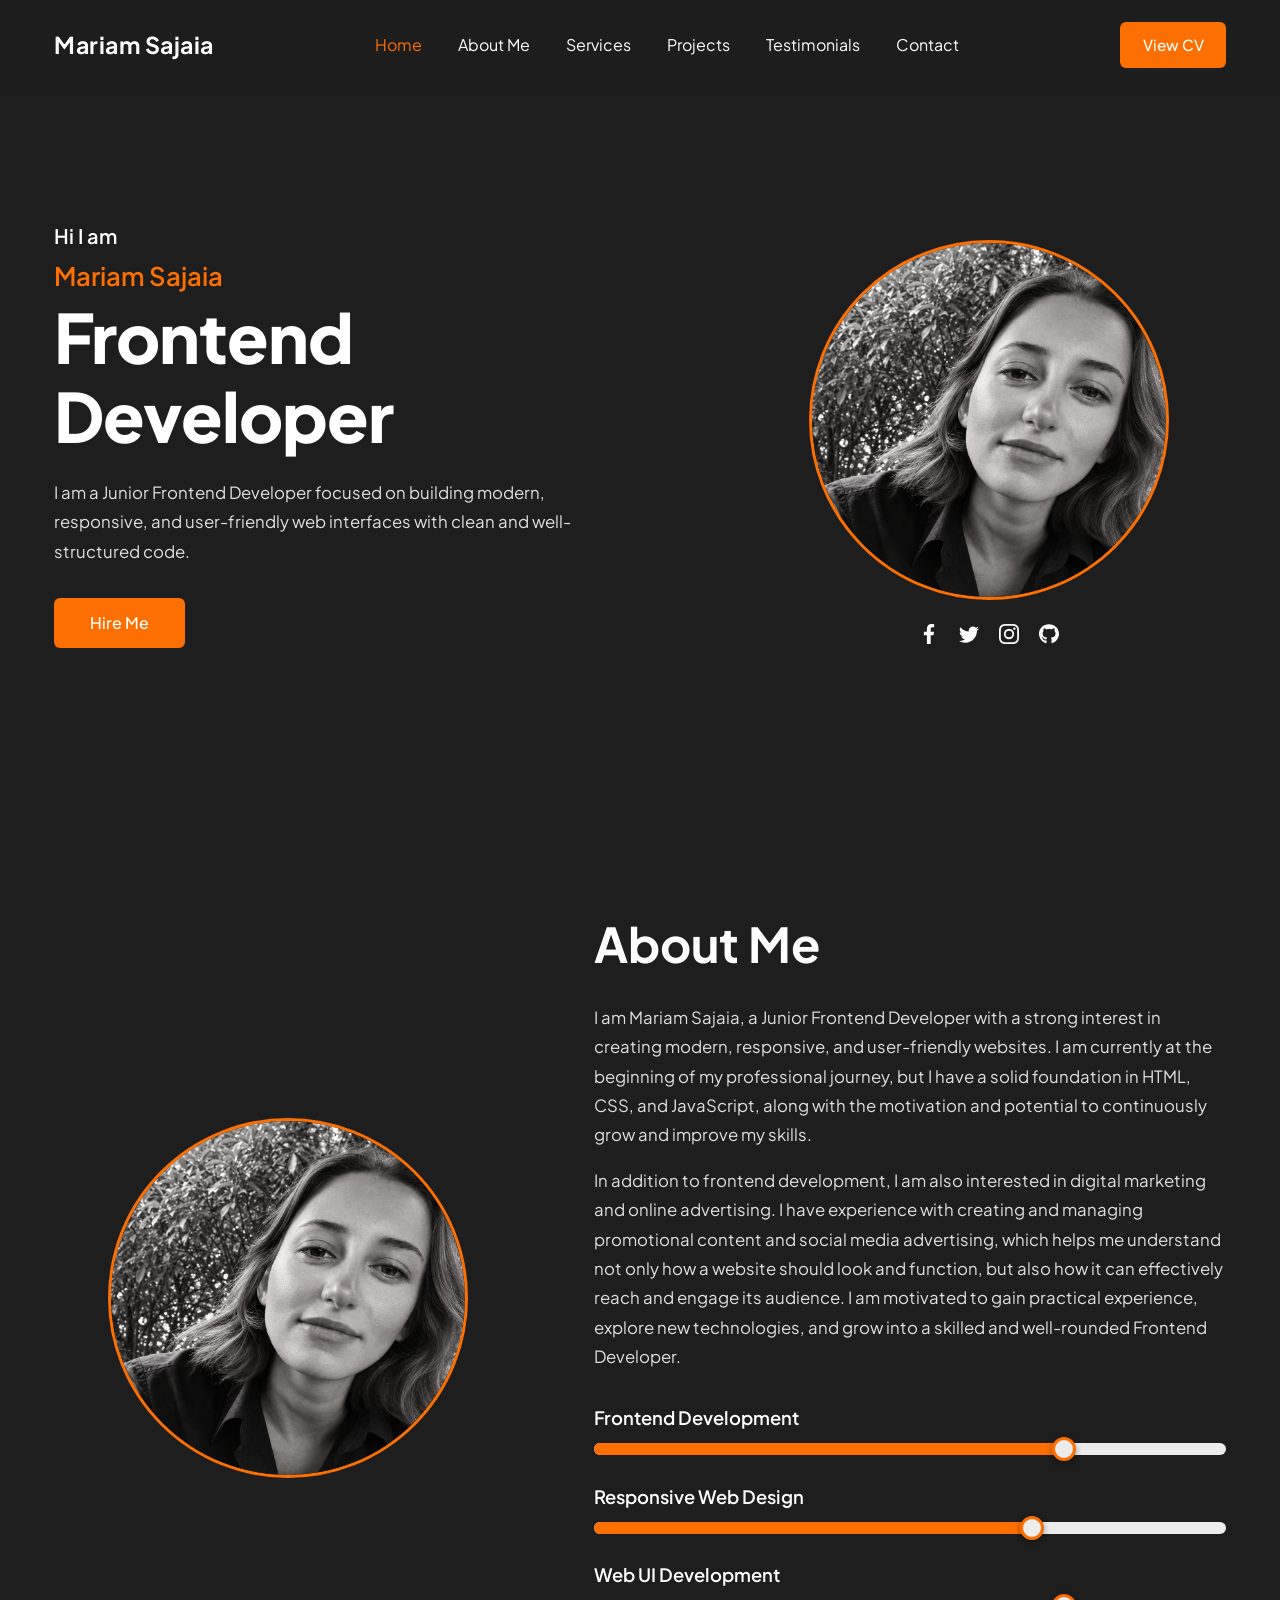
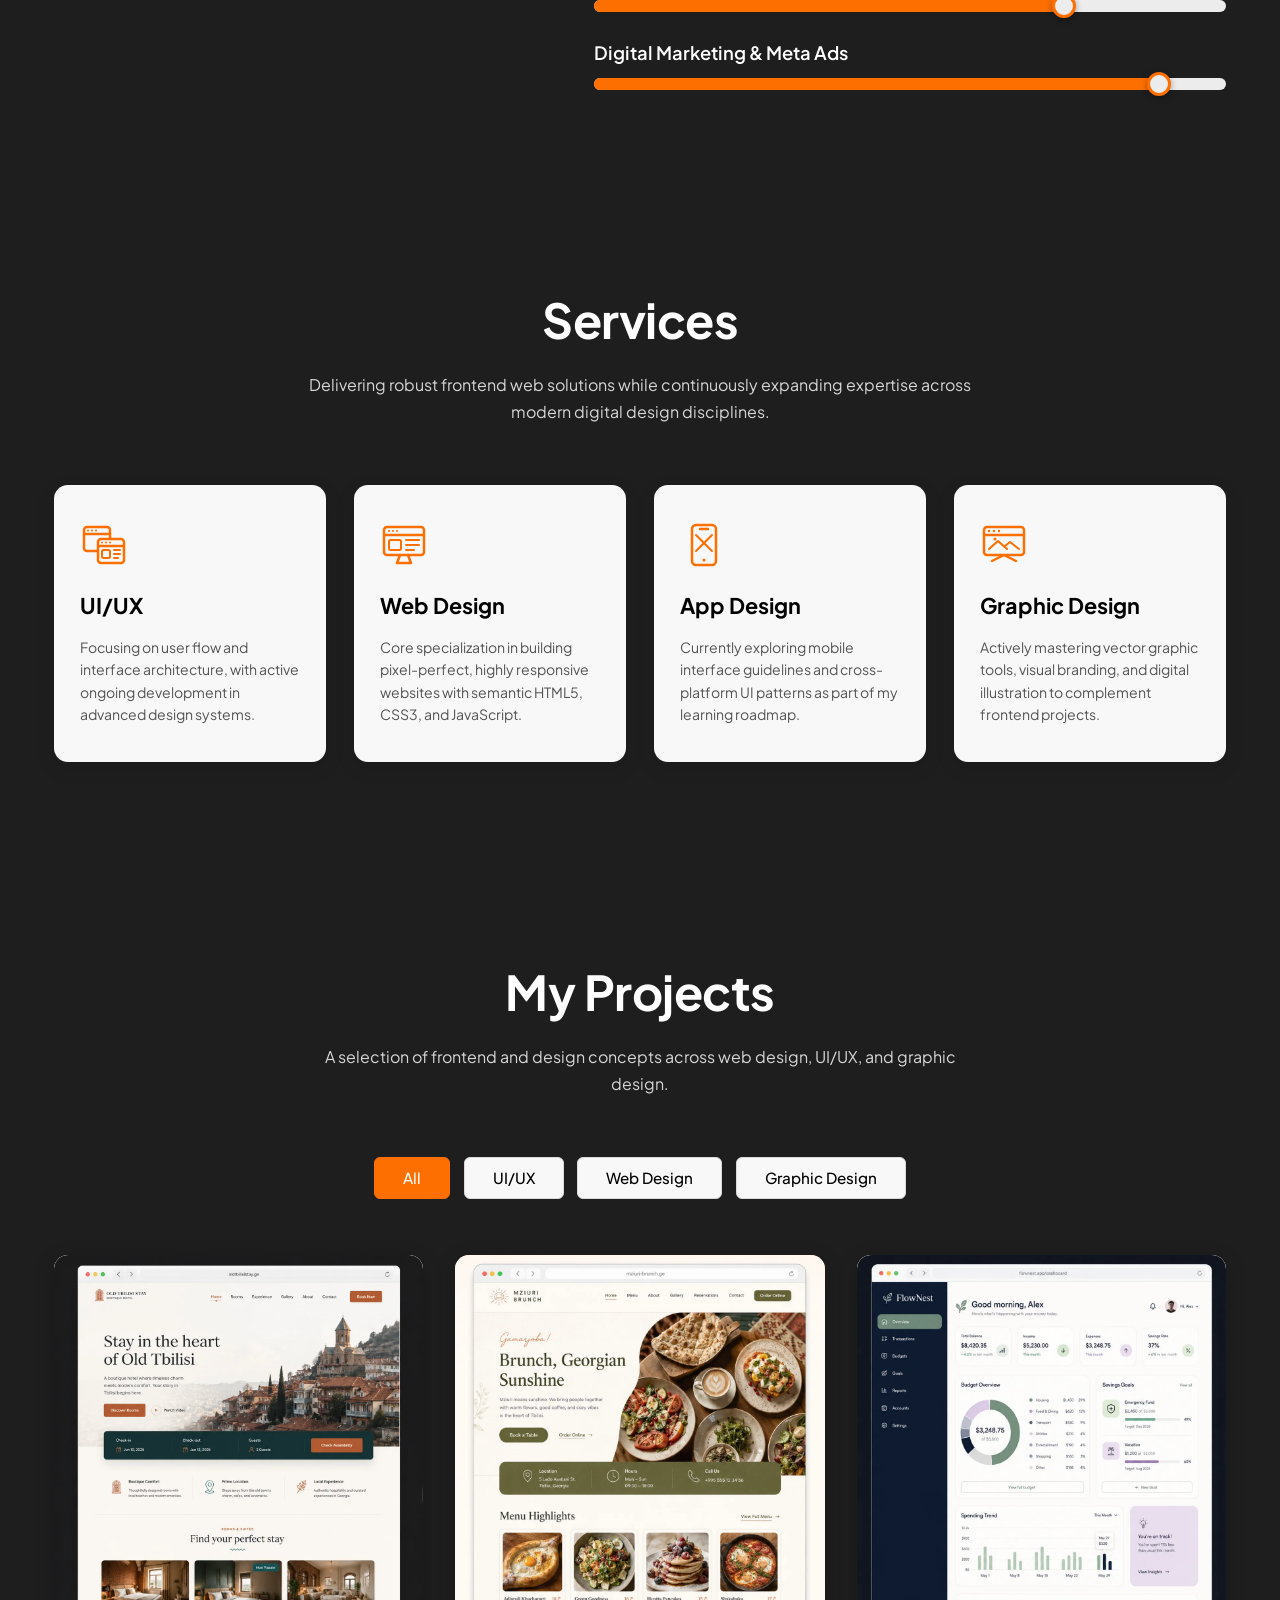
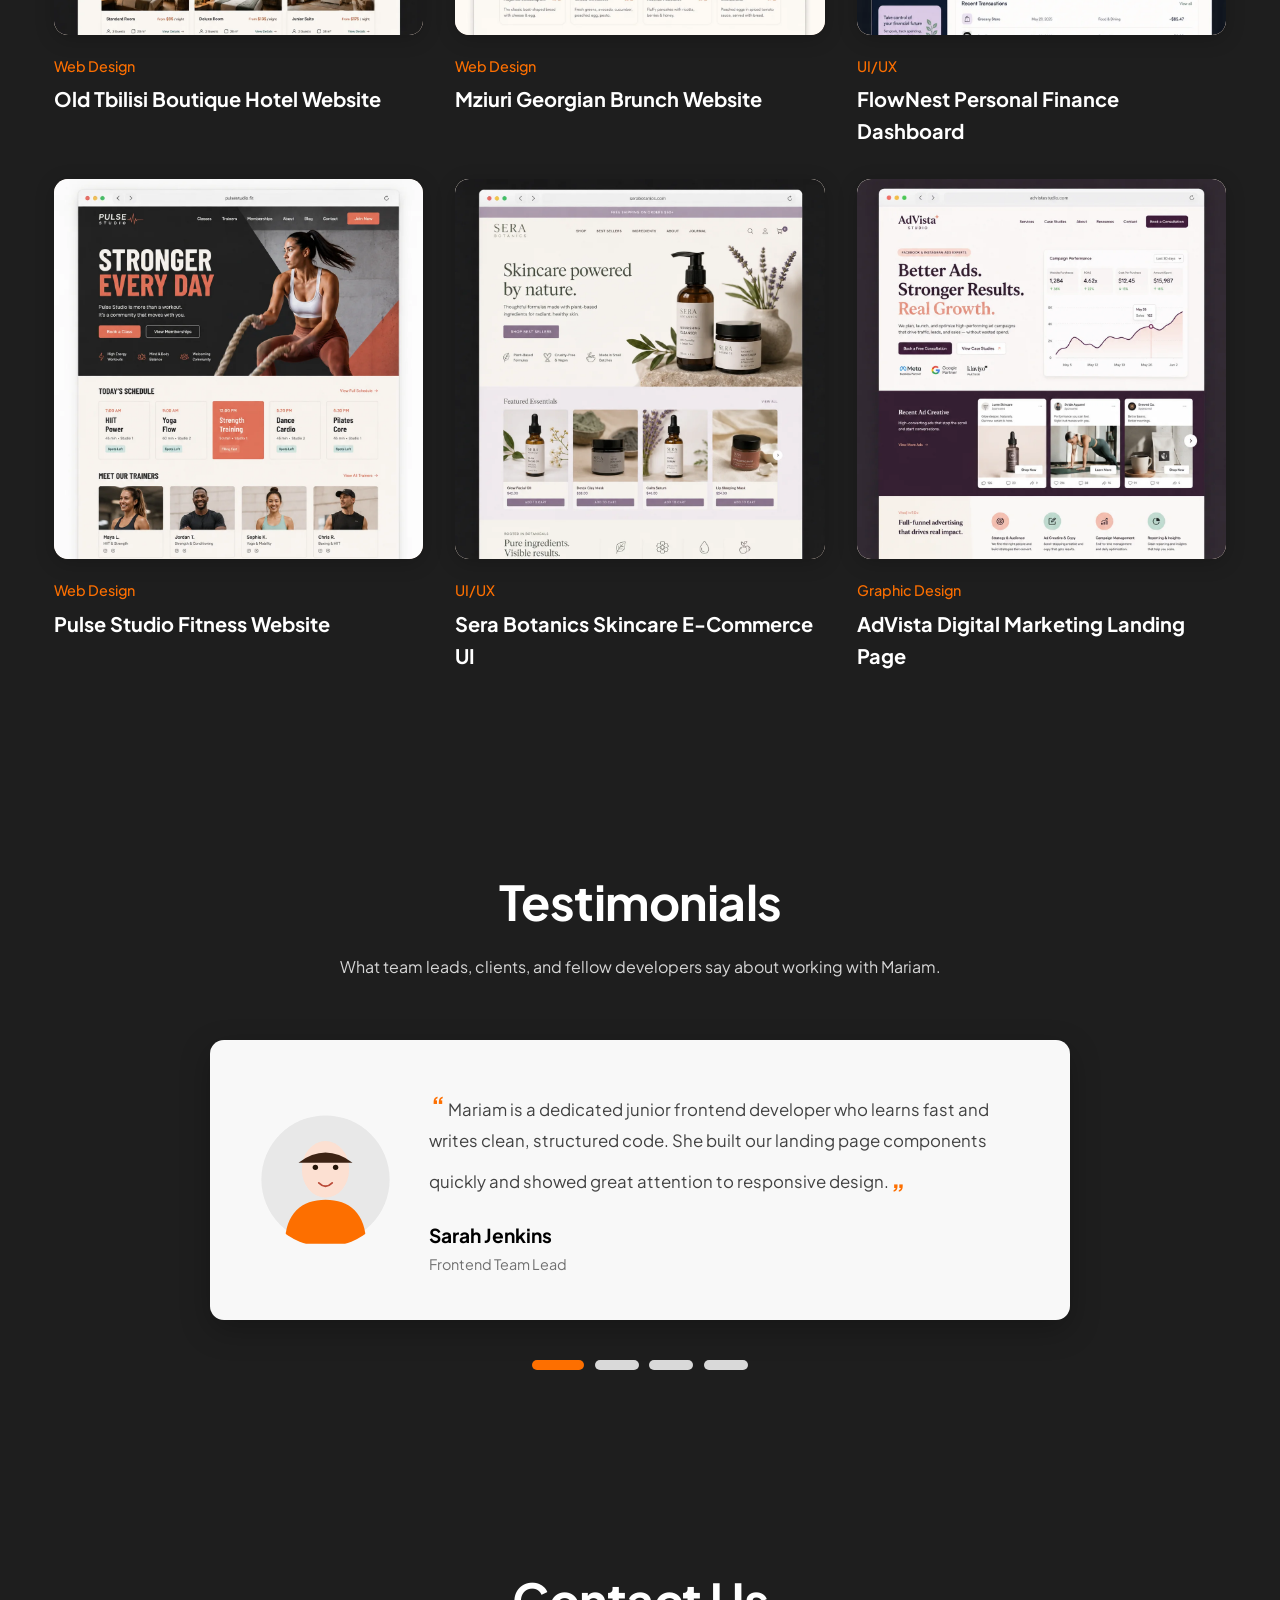
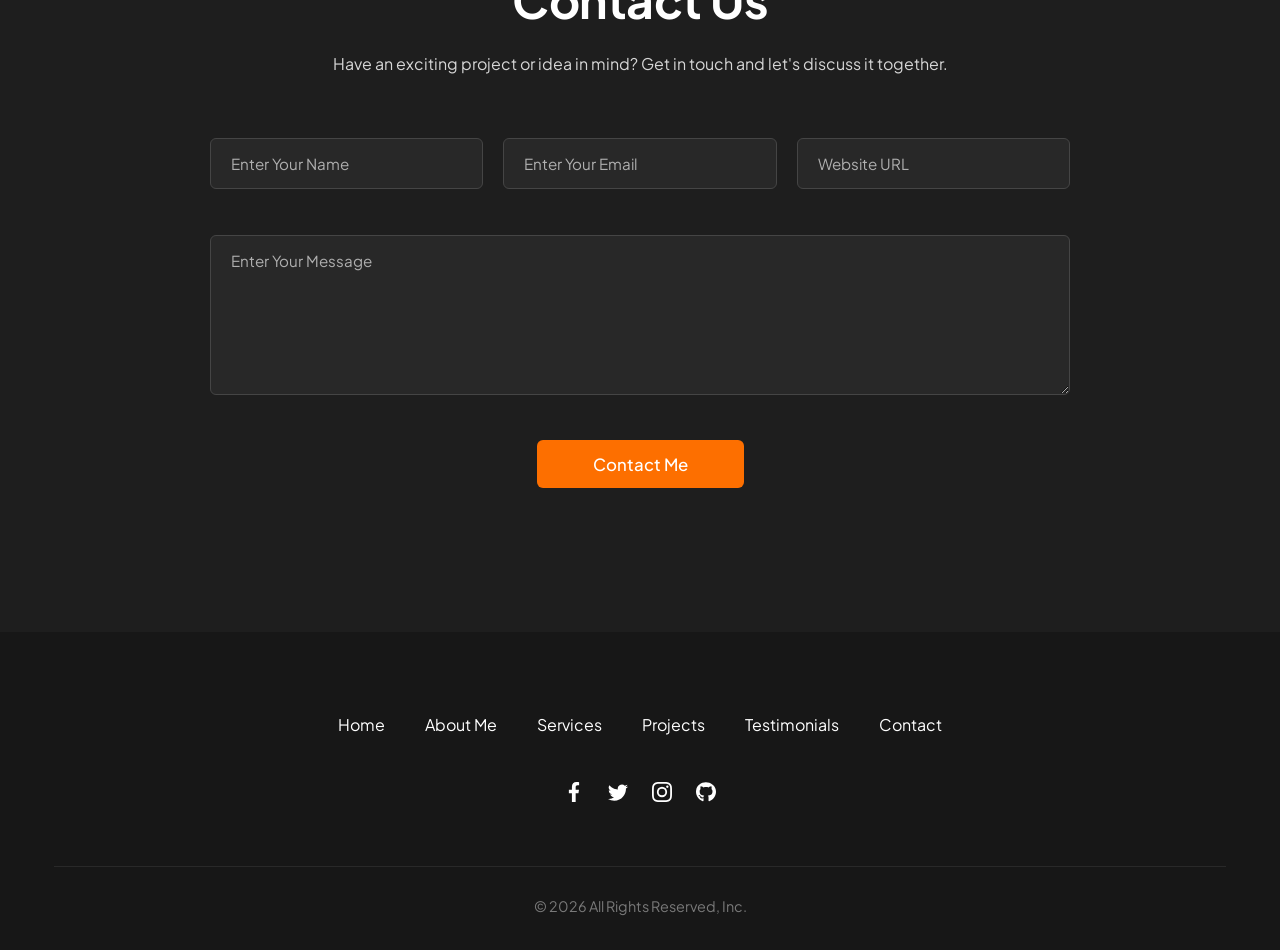
<file: index.html>
<!DOCTYPE html>
<html lang="en">
<head>
    <meta charset="UTF-8">
    <meta name="viewport" content="width=device-width, initial-scale=1.0">
    <meta name="description" content="Mariam Sajaia - Frontend Developer Portfolio and Resume">
    <meta name="keywords" content="Mariam Sajaia, Frontend Developer, Web Designer, Portfolio, Resume, JavaScript, HTML, CSS">
    <meta name="author" content="Mariam Sajaia">
    <link rel="icon" href="images/icons/icon-web-design.svg" type="image/svg+xml">

    <meta property="og:title" content="Mariam Sajaia | Frontend Developer">
    <meta property="og:description" content="Personal portfolio and resume of Mariam Sajaia - Frontend Developer">
    <meta property="og:type" content="website">

    <title>Mariam Sajaia | Frontend Developer</title>

    <link rel="preconnect" href="https://fonts.googleapis.com">
    <link rel="preconnect" href="https://fonts.gstatic.com" crossorigin>
    <link href="https://fonts.googleapis.com/css2?family=Plus+Jakarta+Sans:ital,wght@0,300..800;1,300..800&family=Poppins:ital,wght@0,300..900;1,300..900&display=swap" rel="stylesheet">

    <link rel="stylesheet" href="css/style.css">
    <link rel="stylesheet" href="css/responsive.css">
</head>
<body>
    <a class="skip-link" href="#main-content">Skip to main content</a>

    <header class="site-header" id="header">
        <div class="container header-container">
            <a href="#hero" class="logo" aria-label="Mariam Sajaia Homepage">Mariam Sajaia</a>

            <nav class="main-nav" id="mainNav" aria-label="Main Navigation">
                <ul class="nav-list">
                    <li class="nav-item"><a href="#hero" class="nav-link active">Home</a></li>
                    <li class="nav-item"><a href="#about" class="nav-link">About Me</a></li>
                    <li class="nav-item"><a href="#services" class="nav-link">Services</a></li>
                    <li class="nav-item"><a href="#projects" class="nav-link">Projects</a></li>
                    <li class="nav-item"><a href="#testimonials" class="nav-link">Testimonials</a></li>
                    <li class="nav-item"><a href="#contact" class="nav-link">Contact</a></li>
                    <li class="nav-item mobile-only-btn"><a href="cv.html" class="btn btn-primary btn-download">View CV</a></li>
                </ul>
            </nav>

            <div class="header-actions">
                <a href="cv.html" class="btn btn-primary btn-download" aria-label="Open Mariam Sajaia CV preview">View CV</a>
                <button class="menu-toggle" id="menuToggle" type="button" aria-label="Toggle navigation menu" aria-expanded="false">
                    <span class="bar"></span>
                    <span class="bar"></span>
                    <span class="bar"></span>
                </button>
            </div>
        </div>
    </header>

    <main id="main-content">

        <section class="hero-section" id="hero" aria-label="Hero Section">
            <div class="container hero-container">
                <div class="hero-content">
                    <p class="hero-greeting">Hi I am</p>
                    <span class="hero-name">Mariam Sajaia</span>
                    <h1 class="hero-title">
                        Frontend<br>
                        Developer
                    </h1>
                    <p class="hero-description">
                        I am a Junior Frontend Developer focused on building modern, responsive, and user-friendly web interfaces with clean and well-structured code.
                    </p>
                    <div class="hero-actions">
                        <a href="#contact" class="btn btn-primary">Hire Me</a>
                    </div>
                </div>

                <div class="hero-visual-col">
                    <section class="hero-slider-frame" id="heroSlider" aria-label="Mariam Sajaia photo carousel" aria-roledescription="carousel">
                        <div class="slide active" aria-hidden="false">
                            <img src="images/profile/mariam-sajaia-portrait.png" alt="Mariam Sajaia portfolio portrait" class="hero-avatar-img hero-avatar-img--person">
                        </div>
                        <div class="slide" aria-hidden="true">
                            <img src="images/profile/programming-workspace.jpg" alt="Programming workspace illustration" class="hero-avatar-img">
                        </div>
                        <div class="slide" aria-hidden="true">
                            <img src="images/profile/frontend-source-code.jpg" alt="Frontend development source code" class="hero-avatar-img">
                        </div>
                    </section>

                    <div class="hero-socials" role="group" aria-label="Social media profiles">
                        <a href="https://www.facebook.com/mariam.sajaia.56?mibextid=wwXIfr&amp;rdid=ZRgiPMhYBktfUH7k&amp;share_url=https%3A%2F%2Fwww.facebook.com%2Fshare%2F1CFEWJPUK3%2F%3Fmibextid%3DwwXIfr#" class="social-icon" target="_blank" rel="noopener noreferrer" aria-label="Mariam's Facebook profile"><img src="images/icons/icon-facebook.svg" class="image-icon image-icon--facebook" alt="" width="20" height="20" aria-hidden="true"></a>
                        <a href="https://x.com/mariamsss2121?s=11" class="social-icon" target="_blank" rel="noopener noreferrer" aria-label="Mariam's X profile"><img src="images/icons/icon-twitter.svg" class="image-icon image-icon--twitter" alt="" width="20" height="20" aria-hidden="true"></a>
                        <a href="https://www.instagram.com/mariam_s211?stkn=czh2YXMzZDc1bHNv&amp;utm_source=qr" class="social-icon" target="_blank" rel="noopener noreferrer" aria-label="Mariam's Instagram profile"><img src="images/icons/icon-instagram.svg" class="image-icon image-icon--instagram" alt="" width="20" height="20" aria-hidden="true"></a>
                        <a href="https://github.com/mariamsajaia1521" class="social-icon" target="_blank" rel="noopener noreferrer" aria-label="Mariam's GitHub profile"><img src="images/icons/icon-github.svg" class="image-icon image-icon--github" alt="" width="20" height="20" aria-hidden="true"></a>
                    </div>
                </div>
            </div>
        </section>

        <section class="about-section section-padding" id="about" aria-labelledby="about-title">
            <div class="container about-container">
                <div class="about-image-col">
                    <div class="about-circle-wrapper">
                        <img src="images/profile/mariam-sajaia-portrait.png" alt="About Mariam Sajaia profile photo" class="about-avatar-img">
                    </div>
                </div>

                <div class="about-content-col">
                    <h2 class="about-title" id="about-title">About Me</h2>
                    <div class="about-text">
                        <p>
                            I am Mariam Sajaia, a Junior Frontend Developer with a strong interest in creating modern, responsive, and user-friendly websites. I am currently at the beginning of my professional journey, but I have a solid foundation in HTML, CSS, and JavaScript, along with the motivation and potential to continuously grow and improve my skills.
                        </p>
                        <p>
                            In addition to frontend development, I am also interested in digital marketing and online advertising. I have experience with creating and managing promotional content and social media advertising, which helps me understand not only how a website should look and function, but also how it can effectively reach and engage its audience. I am motivated to gain practical experience, explore new technologies, and grow into a skilled and well-rounded Frontend Developer.
                        </p>
                    </div>

                    <div class="skills-container" id="skillsContainer" role="group" aria-label="Technical skills proficiencies">

                        <div class="skill-item">
                            <span class="skill-name">Frontend Development</span>
                            <div class="progress-bar-bg" role="progressbar" data-value="75" aria-valuenow="0" aria-valuemin="0" aria-valuemax="100" aria-label="Frontend Development skill level">
                                <div class="progress-bar-fill" data-width="75%">
                                    <span class="progress-knob"></span>
                                </div>
                            </div>
                        </div>

                        <div class="skill-item">
                            <span class="skill-name">Responsive Web Design</span>
                            <div class="progress-bar-bg" role="progressbar" data-value="70" aria-valuenow="0" aria-valuemin="0" aria-valuemax="100" aria-label="Responsive Web Design skill level">
                                <div class="progress-bar-fill" data-width="70%">
                                    <span class="progress-knob"></span>
                                </div>
                            </div>
                        </div>

                        <div class="skill-item">
                            <span class="skill-name">Web UI Development</span>
                            <div class="progress-bar-bg" role="progressbar" data-value="75" aria-valuenow="0" aria-valuemin="0" aria-valuemax="100" aria-label="Web UI Development skill level">
                                <div class="progress-bar-fill" data-width="75%">
                                    <span class="progress-knob"></span>
                                </div>
                            </div>
                        </div>

                        <div class="skill-item">
                            <span class="skill-name">Digital Marketing &amp; Meta Ads</span>
                            <div class="progress-bar-bg" role="progressbar" data-value="90" aria-valuenow="0" aria-valuemin="0" aria-valuemax="100" aria-label="Digital Marketing and Meta Ads skill level">
                                <div class="progress-bar-fill" data-width="90%">
                                    <span class="progress-knob"></span>
                                </div>
                            </div>
                        </div>

                    </div>
                </div>
            </div>
        </section>

        <section class="services-section section-padding" id="services" aria-labelledby="services-title">
            <div class="container">
                <div class="section-header text-center">
                    <h2 class="section-title" id="services-title">Services</h2>
                    <p class="section-subtitle">
                        Delivering robust frontend web solutions while continuously expanding expertise across modern digital design disciplines.
                    </p>
                </div>

                <div class="services-grid">

                    <article class="service-card">
                        <div class="service-icon" aria-hidden="true">
                            <img src="images/icons/icon-ui-ux-design.svg" alt="" width="48" height="48">
                        </div>
                        <h3 class="service-name">UI/UX</h3>
                        <p class="service-description">
                            Focusing on user flow and interface architecture, with active ongoing development in advanced design systems.
                        </p>
                    </article>

                    <article class="service-card">
                        <div class="service-icon" aria-hidden="true">
                            <img src="images/icons/icon-web-design.svg" alt="" width="48" height="48">
                        </div>
                        <h3 class="service-name">Web Design</h3>
                        <p class="service-description">
                            Core specialization in building pixel-perfect, highly responsive websites with semantic HTML5, CSS3, and JavaScript.
                        </p>
                    </article>

                    <article class="service-card">
                        <div class="service-icon" aria-hidden="true">
                            <img src="images/icons/icon-app-design.svg" alt="" width="48" height="48">
                        </div>
                        <h3 class="service-name">App Design</h3>
                        <p class="service-description">
                            Currently exploring mobile interface guidelines and cross-platform UI patterns as part of my learning roadmap.
                        </p>
                    </article>

                    <article class="service-card">
                        <div class="service-icon" aria-hidden="true">
                            <img src="images/icons/icon-graphic-design.svg" alt="" width="48" height="48">
                        </div>
                        <h3 class="service-name">Graphic Design</h3>
                        <p class="service-description">
                            Actively mastering vector graphic tools, visual branding, and digital illustration to complement frontend projects.
                        </p>
                    </article>
                </div>
            </div>
        </section>

        <section class="projects-section section-padding" id="projects" aria-labelledby="projects-title">
            <div class="container">
                <div class="section-header text-center">
                    <h2 class="section-title" id="projects-title">My Projects</h2>
                    <p class="section-subtitle">
                        A selection of frontend and design concepts across web design, UI/UX, and graphic design.
                    </p>
                </div>

                <div class="projects-filter-nav" id="projectsFilter" role="group" aria-label="Filter projects by category">
                    <button class="filter-btn active" data-filter="all" type="button" aria-pressed="true">All</button>
                    <button class="filter-btn" data-filter="ui-ux" type="button" aria-pressed="false">UI/UX</button>
                    <button class="filter-btn" data-filter="web-design" type="button" aria-pressed="false">Web Design</button>
                    <button class="filter-btn" data-filter="graphic-design" type="button" aria-pressed="false">Graphic Design</button>
                </div>

                <div class="projects-grid" id="projectsGrid">
                    <article class="project-card" data-category="web-design">
                        <button class="project-img-wrapper project-screenshot-wrapper project-preview-trigger" type="button" data-project-preview aria-label="View Old Tbilisi Boutique Hotel Website project image">
                            <img src="images/projects/old-tbilisi-stay.webp" alt="Old Tbilisi Boutique Hotel website interface" class="project-image" loading="lazy" decoding="async">
                        </button>
                        <div class="project-info">
                            <span class="project-category">Web Design</span>
                            <h3 class="project-title">Old Tbilisi Boutique Hotel Website</h3>
                        </div>
                    </article>

                    <article class="project-card" data-category="web-design">
                        <button class="project-img-wrapper project-screenshot-wrapper project-preview-trigger" type="button" data-project-preview aria-label="View Mziuri Georgian Brunch Website project image">
                            <img src="images/projects/mziuri-brunch.webp" alt="Mziuri Georgian Brunch website interface" class="project-image" loading="lazy" decoding="async">
                        </button>
                        <div class="project-info">
                            <span class="project-category">Web Design</span>
                            <h3 class="project-title">Mziuri Georgian Brunch Website</h3>
                        </div>
                    </article>

                    <article class="project-card" data-category="ui-ux">
                        <button class="project-img-wrapper project-screenshot-wrapper project-preview-trigger" type="button" data-project-preview aria-label="View FlowNest Personal Finance Dashboard project image">
                            <img src="images/projects/flownest-dashboard.webp" alt="FlowNest personal finance dashboard interface" class="project-image" loading="lazy" decoding="async">
                        </button>
                        <div class="project-info">
                            <span class="project-category">UI/UX</span>
                            <h3 class="project-title">FlowNest Personal Finance Dashboard</h3>
                        </div>
                    </article>

                    <article class="project-card" data-category="web-design">
                        <button class="project-img-wrapper project-screenshot-wrapper project-preview-trigger" type="button" data-project-preview aria-label="View Pulse Studio Fitness Website project image">
                            <img src="images/projects/pulse-studio.webp" alt="Pulse Studio fitness website interface" class="project-image" loading="lazy" decoding="async">
                        </button>
                        <div class="project-info">
                            <span class="project-category">Web Design</span>
                            <h3 class="project-title">Pulse Studio Fitness Website</h3>
                        </div>
                    </article>

                    <article class="project-card" data-category="ui-ux">
                        <button class="project-img-wrapper project-screenshot-wrapper project-preview-trigger" type="button" data-project-preview aria-label="View Sera Botanics Skincare E-Commerce UI project image">
                            <img src="images/projects/sera-botanics.webp" alt="Sera Botanics skincare e-commerce interface" class="project-image" loading="lazy" decoding="async">
                        </button>
                        <div class="project-info">
                            <span class="project-category">UI/UX</span>
                            <h3 class="project-title">Sera Botanics Skincare E-Commerce UI</h3>
                        </div>
                    </article>

                    <article class="project-card" data-category="graphic-design">
                        <button class="project-img-wrapper project-screenshot-wrapper project-preview-trigger" type="button" data-project-preview aria-label="View AdVista Digital Marketing Landing Page project image">
                            <img src="images/projects/advista-studio.webp" alt="AdVista digital marketing landing page interface" class="project-image" loading="lazy" decoding="async">
                        </button>
                        <div class="project-info">
                            <span class="project-category">Graphic Design</span>
                            <h3 class="project-title">AdVista Digital Marketing Landing Page</h3>
                        </div>
                    </article>
                </div>
            </div>
        </section>

        <section class="testimonials-section section-padding" id="testimonials" aria-labelledby="testimonials-title">
            <div class="container">
                <div class="section-header text-center">
                    <h2 class="section-title" id="testimonials-title">Testimonials</h2>
                    <p class="section-subtitle">
                        What team leads, clients, and fellow developers say about working with Mariam.
                    </p>
                </div>

                <section class="testimonial-slider-container" aria-label="Testimonial Slider">
                    <div class="testimonial-slides" id="testimonialSlides">

                        <div class="testimonial-slide active" id="testimonial-slide-1" data-index="0" role="tabpanel" aria-labelledby="testimonial-dot-1" aria-hidden="false">
                            <figure class="testimonial-card-inner">
                                <div class="testimonial-avatar-wrapper">
                                    <img src="images/testimonials/sarah-jenkins.svg" alt="Illustrated avatar for Sarah Jenkins testimonial" class="t-avatar">
                                </div>
                                <figcaption class="testimonial-body">
                                    <blockquote class="testimonial-quote">
                                        <span class="quote-mark-open">“</span>Mariam is a dedicated junior frontend developer who learns fast and writes clean, structured code. She built our landing page components quickly and showed great attention to responsive design.<span class="quote-mark-close">„</span>
                                    </blockquote>
                                    <cite class="testimonial-name">Sarah Jenkins</cite>
                                    <span class="testimonial-role">Frontend Team Lead</span>
                                </figcaption>
                            </figure>
                        </div>

                        <div class="testimonial-slide" id="testimonial-slide-2" data-index="1" role="tabpanel" aria-labelledby="testimonial-dot-2" aria-hidden="true">
                            <figure class="testimonial-card-inner">
                                <div class="testimonial-avatar-wrapper">
                                    <img src="images/testimonials/michael-chang.svg" alt="Illustrated avatar for Michael Chang testimonial" class="t-avatar">
                                </div>
                                <figcaption class="testimonial-body">
                                    <blockquote class="testimonial-quote">
                                        <span class="quote-mark-open">“</span>Great work ethic and enthusiasm. Mariam picked up our CSS workflow and layout structure with ease, delivering pixel-perfect and responsive results on every screen size.<span class="quote-mark-close">„</span>
                                    </blockquote>
                                    <cite class="testimonial-name">Michael Chang</cite>
                                    <span class="testimonial-role">Senior Developer</span>
                                </figcaption>
                            </figure>
                        </div>

                        <div class="testimonial-slide" id="testimonial-slide-3" data-index="2" role="tabpanel" aria-labelledby="testimonial-dot-3" aria-hidden="true">
                            <figure class="testimonial-card-inner">
                                <div class="testimonial-avatar-wrapper">
                                    <img src="images/testimonials/elena-rostova.svg" alt="Illustrated avatar for Elena Rostova testimonial" class="t-avatar">
                                </div>
                                <figcaption class="testimonial-body">
                                    <blockquote class="testimonial-quote">
                                        <span class="quote-mark-open">“</span>Mariam implemented our design mockups with impressive precision. She is proactive, asks thoughtful questions about UX details, and is a pleasure to collaborate with.<span class="quote-mark-close">„</span>
                                    </blockquote>
                                    <cite class="testimonial-name">Elena Rostova</cite>
                                    <span class="testimonial-role">UI/UX Designer</span>
                                </figcaption>
                            </figure>
                        </div>

                        <div class="testimonial-slide" id="testimonial-slide-4" data-index="3" role="tabpanel" aria-labelledby="testimonial-dot-4" aria-hidden="true">
                            <figure class="testimonial-card-inner">
                                <div class="testimonial-avatar-wrapper">
                                    <img src="images/testimonials/david-miller.svg" alt="Illustrated avatar for David Miller testimonial" class="t-avatar">
                                </div>
                                <figcaption class="testimonial-body">
                                    <blockquote class="testimonial-quote">
                                        <span class="quote-mark-open">“</span>A very reliable junior talent. Mariam respects project deadlines, communicates clearly, and takes feedback constructively to continuously improve her frontend skills.<span class="quote-mark-close">„</span>
                                    </blockquote>
                                    <cite class="testimonial-name">David Miller</cite>
                                    <span class="testimonial-role">Project Coordinator</span>
                                </figcaption>
                            </figure>
                        </div>
                    </div>

                    <div class="testimonial-dots" id="testimonialDots" role="tablist" aria-label="Testimonial navigation dots">
                        <button class="t-dot active" id="testimonial-dot-1" data-slide="0" type="button" role="tab" aria-controls="testimonial-slide-1" aria-selected="true" aria-label="Show testimonial 1"></button>
                        <button class="t-dot" id="testimonial-dot-2" data-slide="1" type="button" role="tab" aria-controls="testimonial-slide-2" aria-selected="false" aria-label="Show testimonial 2"></button>
                        <button class="t-dot" id="testimonial-dot-3" data-slide="2" type="button" role="tab" aria-controls="testimonial-slide-3" aria-selected="false" aria-label="Show testimonial 3"></button>
                        <button class="t-dot" id="testimonial-dot-4" data-slide="3" type="button" role="tab" aria-controls="testimonial-slide-4" aria-selected="false" aria-label="Show testimonial 4"></button>
                    </div>
                </section>
            </div>
        </section>

        <section class="contact-section section-padding" id="contact" aria-labelledby="contact-title">
            <div class="container">
                <div class="section-header text-center">
                    <h2 class="section-title" id="contact-title">Contact Us</h2>
                    <p class="section-subtitle">
                        Have an exciting project or idea in mind? Get in touch and let's discuss it together.
                    </p>
                </div>

                <div class="contact-form-wrapper">
                    <form id="contactForm" class="contact-form" aria-label="Contact Form">
                        <div class="form-row-three">
                            <div class="form-group">
                                <label for="name" class="visually-hidden">Full Name</label>
                                <input type="text" aria-describedby="nameError" id="name" name="name" class="form-input" placeholder="Enter Your Name" autocomplete="name" minlength="2" required aria-required="true">
                                <span class="error-msg" id="nameError" role="alert"></span>
                            </div>

                            <div class="form-group">
                                <label for="email" class="visually-hidden">Email Address</label>
                                <input type="email" aria-describedby="emailError" id="email" name="email" class="form-input" placeholder="Enter Your Email" autocomplete="email" required aria-required="true">
                                <span class="error-msg" id="emailError" role="alert"></span>
                            </div>

                            <div class="form-group">
                                <label for="website" class="visually-hidden">Website URL</label>
                                <input type="url" aria-describedby="websiteError" id="website" name="website" class="form-input" placeholder="Website URL" autocomplete="url" required aria-required="true">
                                <span class="error-msg" id="websiteError" role="alert"></span>
                            </div>
                        </div>

                        <div class="form-group">
                            <label for="message" class="visually-hidden">Your Message</label>
                            <textarea aria-describedby="messageError" id="message" name="message" class="form-input form-textarea" rows="6" minlength="10" placeholder="Enter Your Message" required aria-required="true"></textarea>
                            <span class="error-msg" id="messageError" role="alert"></span>
                        </div>

                        <div class="form-submit-row text-center">
                            <button type="submit" class="btn btn-primary btn-contact-submit" id="submitBtn">
                                <span class="btn-text">Contact Me</span>
                                <span class="btn-spinner"><img src="images/icons/icon-loading.svg" class="image-icon image-icon--loading" alt="" width="20" height="20" aria-hidden="true"></span>
                            </button>
                        </div>
                        <p class="form-status" id="formStatus" role="status" aria-live="polite"></p>
                    </form>
                </div>
            </div>
        </section>
    </main>

    <footer class="site-footer">
        <div class="container text-center">
            <nav class="footer-nav-wrapper" aria-label="Footer Navigation">
                <ul class="footer-nav">
                    <li><a href="#hero">Home</a></li>
                    <li><a href="#about">About Me</a></li>
                    <li><a href="#services">Services</a></li>
                    <li><a href="#projects">Projects</a></li>
                    <li><a href="#testimonials">Testimonials</a></li>
                    <li><a href="#contact">Contact</a></li>
                </ul>
            </nav>

            <div class="footer-socials" role="group" aria-label="Footer social profiles">
                <a href="https://www.facebook.com/mariam.sajaia.56?mibextid=wwXIfr&amp;rdid=ZRgiPMhYBktfUH7k&amp;share_url=https%3A%2F%2Fwww.facebook.com%2Fshare%2F1CFEWJPUK3%2F%3Fmibextid%3DwwXIfr#" class="social-icon" target="_blank" rel="noopener noreferrer" aria-label="Mariam's Facebook profile"><img src="images/icons/icon-facebook.svg" class="image-icon image-icon--facebook" alt="" width="20" height="20" aria-hidden="true"></a>
                <a href="https://x.com/mariamsss2121?s=11" class="social-icon" target="_blank" rel="noopener noreferrer" aria-label="Mariam's X profile"><img src="images/icons/icon-twitter.svg" class="image-icon image-icon--twitter" alt="" width="20" height="20" aria-hidden="true"></a>
                <a href="https://www.instagram.com/mariam_s211?stkn=czh2YXMzZDc1bHNv&amp;utm_source=qr" class="social-icon" target="_blank" rel="noopener noreferrer" aria-label="Mariam's Instagram profile"><img src="images/icons/icon-instagram.svg" class="image-icon image-icon--instagram" alt="" width="20" height="20" aria-hidden="true"></a>
                <a href="https://github.com/mariamsajaia1521" class="social-icon" target="_blank" rel="noopener noreferrer" aria-label="Mariam's GitHub profile"><img src="images/icons/icon-github.svg" class="image-icon image-icon--github" alt="" width="20" height="20" aria-hidden="true"></a>
            </div>

            <div class="footer-bottom">
                <p class="copyright-text">&copy; 2026 All Rights Reserved, Inc.</p>
            </div>
        </div>
    </footer>

    <div class="modal-backdrop" id="successModal" role="dialog" aria-modal="true" aria-labelledby="modalTitle" aria-describedby="modalMessage" aria-hidden="true" hidden>
        <div class="modal-content" tabindex="-1">
            <button class="modal-close" id="modalCloseBtn" type="button" aria-label="Close dialog">&times;</button>
            <div class="modal-icon-wrapper">
                <div class="modal-icon-circle">
                    <img src="images/icons/icon-check.svg" class="image-icon image-icon--check" alt="" width="20" height="20" aria-hidden="true">
                </div>
            </div>
            <h3 class="modal-title" id="modalTitle">Message Sent!</h3>
            <p class="modal-message" id="modalMessage">
                Thank you for getting in touch! We appreciate you contacting us.
            </p>
            <div class="modal-actions">
                <button class="btn btn-primary modal-action-btn" id="modalOkBtn" type="button">OK</button>
            </div>
        </div>
    </div>

    <div class="project-lightbox" id="projectLightbox" role="dialog" aria-modal="true" aria-labelledby="lightboxTitle" aria-hidden="true" hidden>
        <div class="project-lightbox-dialog" tabindex="-1">
            <button class="project-lightbox-nav project-lightbox-prev" id="projectLightboxPrev" type="button" aria-label="Show previous project">
                <img src="images/icons/icon-chevron-left.svg" class="image-icon image-icon--chevron-left" alt="" width="20" height="20" aria-hidden="true">
            </button>
            <figure class="project-lightbox-content">
                <div class="project-lightbox-toolbar">
                    <button class="project-lightbox-close" id="projectLightboxClose" type="button" aria-label="Close project preview"></button>
                </div>
                <img src="images/projects/old-tbilisi-stay.webp" alt="" class="project-lightbox-image" id="projectLightboxImage">
                <figcaption class="project-lightbox-caption">
                    <div>
                        <span class="project-lightbox-category" id="projectLightboxCategory"></span>
                        <h2 class="project-lightbox-title" id="lightboxTitle">Project preview</h2>
                    </div>
                    <a class="project-lightbox-open" id="projectLightboxOpen" href="#" target="_blank" rel="noopener noreferrer">
                        Open full size <img src="images/icons/icon-external-link.svg" class="image-icon image-icon--external-link" alt="" width="20" height="20" aria-hidden="true">
                    </a>
                </figcaption>
            </figure>
            <button class="project-lightbox-nav project-lightbox-next" id="projectLightboxNext" type="button" aria-label="Show next project">
                <img src="images/icons/icon-chevron-right.svg" class="image-icon image-icon--chevron-right" alt="" width="20" height="20" aria-hidden="true">
            </button>
        </div>
    </div>

    <script src="js/main.js"></script>
</body>
</html>
</file>
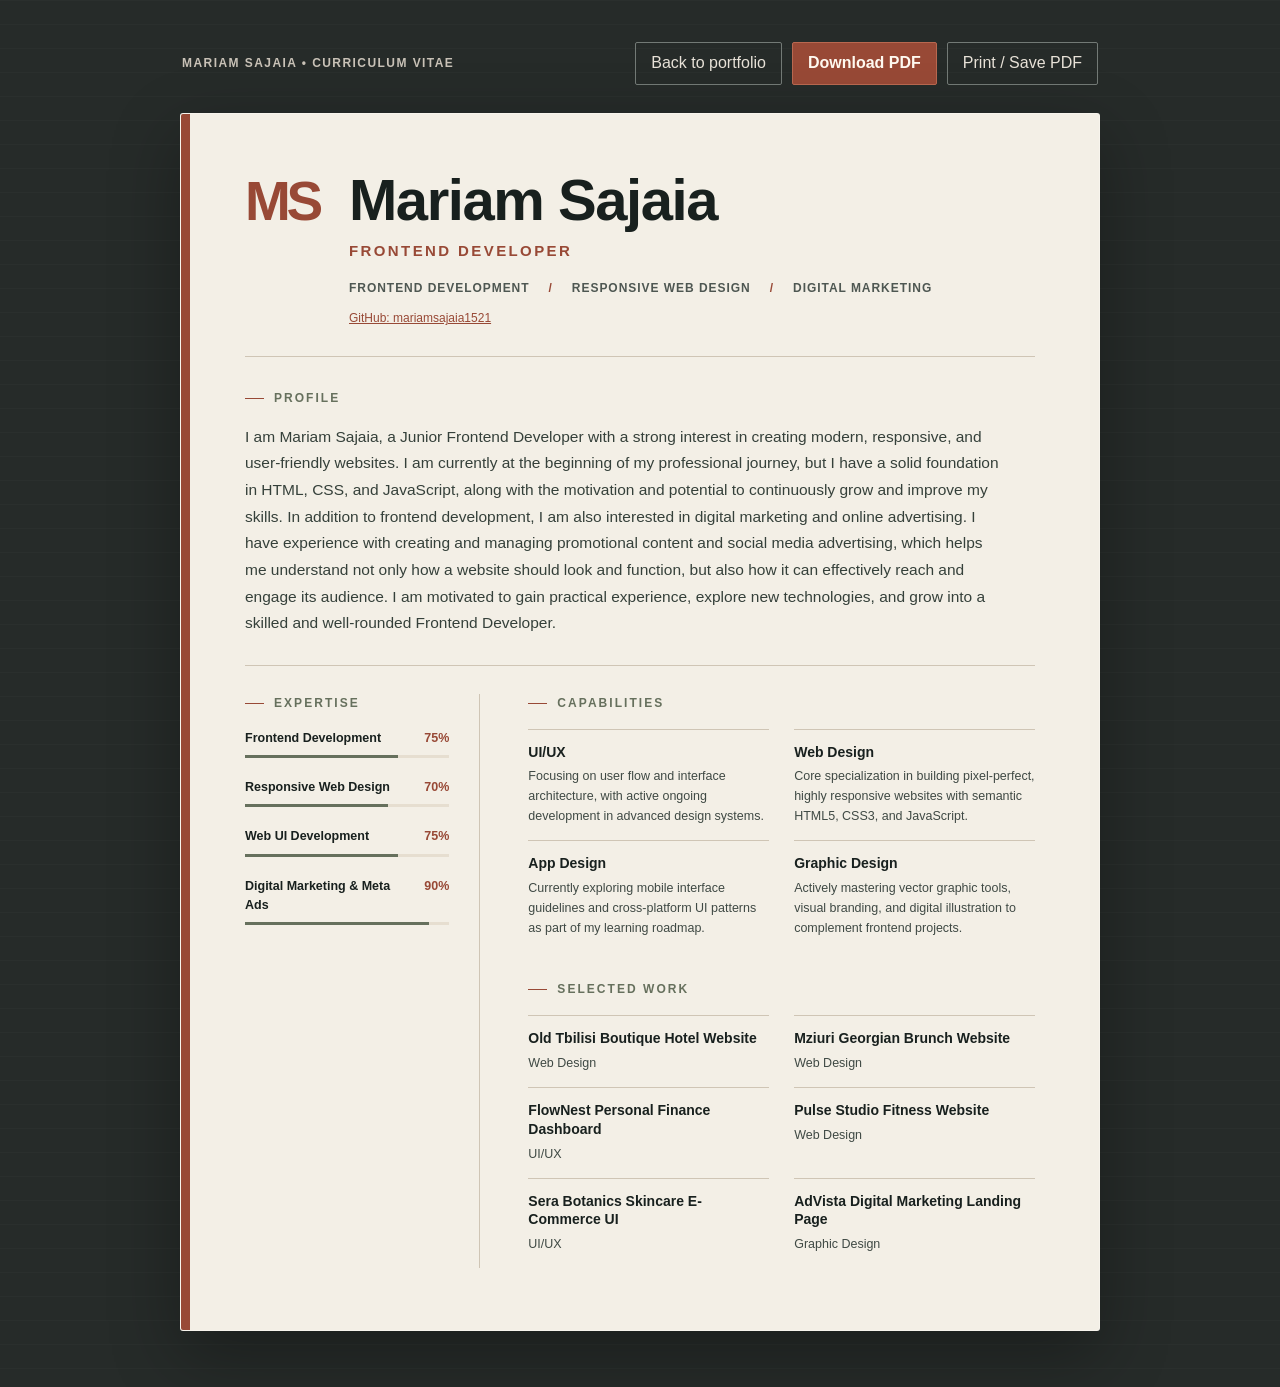
<file: cv.html>
<!DOCTYPE html>
<html lang="en">
<head>
    <meta charset="UTF-8">
    <meta name="viewport" content="width=device-width, initial-scale=1.0">
    <meta name="description" content="Mariam Sajaia - Junior Frontend Developer. Profile, skills and selected portfolio work.">
    <title>Mariam Sajaia - Curriculum Vitae</title>
    <link rel="icon" href="images/icons/icon-web-design.svg" type="image/svg+xml">
    <link rel="stylesheet" href="css/cv.css">
</head>
<body>
    <div class="action-bar">
        <div class="toolbar-title">
            <span>Mariam Sajaia &bull; Curriculum Vitae</span>
        </div>
        <div class="toolbar-actions">
            <a class="toolbar-button" href="index.html">Back to portfolio</a>
            <a class="toolbar-button primary" href="assets/Mariam_Sajaia_CV.pdf" download="Mariam-Sajaia-CV.pdf">Download PDF</a>
            <button class="toolbar-button" id="printCv" type="button" hidden>Print / Save PDF</button>
        </div>
    </div>

    <main class="cv-paper">
        <header class="cv-header">
            <h1 class="cv-name">Mariam Sajaia</h1>
            <p class="cv-title">Frontend Developer</p>
            <div class="cv-contact-info">
                <span>Frontend Development</span>
                <span>Responsive Web Design</span>
                <span>Digital Marketing</span>
            </div>
            <p class="cv-links"><a href="https://github.com/mariamsajaia1521">GitHub: mariamsajaia1521</a></p>
        </header>

        <section class="cv-section">
            <h2 class="section-title">Profile</h2>
            <p class="cv-bio">I am Mariam Sajaia, a Junior Frontend Developer with a strong interest in creating modern, responsive, and user-friendly websites. I am currently at the beginning of my professional journey, but I have a solid foundation in HTML, CSS, and JavaScript, along with the motivation and potential to continuously grow and improve my skills.
                            In addition to frontend development, I am also interested in digital marketing and online advertising. I have experience with creating and managing promotional content and social media advertising, which helps me understand not only how a website should look and function, but also how it can effectively reach and engage its audience. I am motivated to gain practical experience, explore new technologies, and grow into a skilled and well-rounded Frontend Developer.</p>
        </section>

        <section class="cv-section">
            <h2 class="section-title">Expertise</h2>
            <div class="skills-grid">
                    <div>
                        <div class="skill-info"><span>Frontend Development</span><span>75%</span></div>
                        <div class="bar-track"><div class="bar-fill bar-fill--75"></div></div>
                    </div>
                    <div>
                        <div class="skill-info"><span>Responsive Web Design</span><span>70%</span></div>
                        <div class="bar-track"><div class="bar-fill bar-fill--70"></div></div>
                    </div>
                    <div>
                        <div class="skill-info"><span>Web UI Development</span><span>75%</span></div>
                        <div class="bar-track"><div class="bar-fill bar-fill--75"></div></div>
                    </div>
                    <div>
                        <div class="skill-info"><span>Digital Marketing &amp; Meta Ads</span><span>90%</span></div>
                        <div class="bar-track"><div class="bar-fill bar-fill--90"></div></div>
                    </div>
            </div>
        </section>

        <section class="cv-section">
            <h2 class="section-title">Capabilities</h2>
            <div class="list-grid">
                    <article class="list-card"><h3>UI/UX</h3><p>Focusing on user flow and interface architecture, with active ongoing development in advanced design systems.</p></article>
                    <article class="list-card"><h3>Web Design</h3><p>Core specialization in building pixel-perfect, highly responsive websites with semantic HTML5, CSS3, and JavaScript.</p></article>
                    <article class="list-card"><h3>App Design</h3><p>Currently exploring mobile interface guidelines and cross-platform UI patterns as part of my learning roadmap.</p></article>
                    <article class="list-card"><h3>Graphic Design</h3><p>Actively mastering vector graphic tools, visual branding, and digital illustration to complement frontend projects.</p></article>
            </div>
        </section>

        <section class="cv-section">
            <h2 class="section-title">Selected Work</h2>
            <div class="list-grid">
                    <article class="list-card"><h3>Old Tbilisi Boutique Hotel Website</h3><p>Web Design</p></article>
                    <article class="list-card"><h3>Mziuri Georgian Brunch Website</h3><p>Web Design</p></article>
                    <article class="list-card"><h3>FlowNest Personal Finance Dashboard</h3><p>UI/UX</p></article>
                    <article class="list-card"><h3>Pulse Studio Fitness Website</h3><p>Web Design</p></article>
                    <article class="list-card"><h3>Sera Botanics Skincare E-Commerce UI</h3><p>UI/UX</p></article>
                    <article class="list-card"><h3>AdVista Digital Marketing Landing Page</h3><p>Graphic Design</p></article>
            </div>
        </section>
    </main>

    <script src="js/cv.js" defer></script>
</body>
</html>
</file>
<file: css/style.css>
:root {
    --primary-color: #FD6F00;
    --primary-hover: #e06200;

    --bg-dark: #1E1E1E;
    --bg-card-light: #F8F8F8;
    --bg-card-dark: #282828;
    --bg-input: #FAFAFA;
    --bg-footer: #171717;

    --text-white: #FFFFFF;
    --text-dark: #000000;
    --text-muted: #797979;
    --text-paragraph: #EAEAEA;
    --border-light: #E0E0E0;
    --border-dark: #333333;

    --success-color: #10B981;
    --error-color: #EF4444;

    --font-main: 'Plus Jakarta Sans', 'Poppins', -apple-system, BlinkMacSystemFont, 'Segoe UI', Roboto, sans-serif;
    --font-heading: 'Poppins', 'Plus Jakarta Sans', sans-serif;

    --header-height: 90px;
    --radius-sm: 6px;
    --radius-md: 14px;
    --radius-full: 9999px;

    --transition: 0.3s cubic-bezier(0.4, 0, 0.2, 1);
}

*, *::before, *::after {
    box-sizing: border-box;
    margin: 0;
    padding: 0;
}

html {
    scroll-behavior: smooth;
    scroll-padding-top: var(--header-height);
    font-size: 16px;
}

body {
    font-family: var(--font-main);
    background-color: var(--bg-dark);
    color: var(--text-white);
    line-height: 1.6;
    -webkit-font-smoothing: antialiased;
    -moz-osx-font-smoothing: grayscale;
    text-rendering: optimizeLegibility;
}

body.scroll-locked {
    overflow: hidden;
}

img {
    max-width: 100%;
    height: auto;
    display: block;
}

a {
    color: inherit;
    text-decoration: none;
    transition: var(--transition);
}

button {
    font-family: inherit;
    cursor: pointer;
    border: none;
    background: none;
}

ul {
    list-style: none;
}

.container {
    width: 100%;
    max-width: 1220px;
    margin-inline: auto;
    padding-inline: 1.5rem;
}

.section-padding {
    padding-block: 6rem;
}

.text-center {
    text-align: center;
}

.section-header {
    margin-bottom: 3.75rem;
}

.section-title {
    font-size: 3rem;
    font-weight: 700;
    color: var(--text-white);
    margin-bottom: 0.75rem;
    letter-spacing: -0.5px;
}

.section-subtitle {
    color: var(--text-paragraph);
    font-size: 1rem;
    max-width: 680px;
    margin-inline: auto;
    line-height: 1.7;
    opacity: 0.9;
}

.visually-hidden {
    position: absolute;
    width: 1px;
    height: 1px;
    padding: 0;
    margin: -1px;
    overflow: hidden;
    clip: rect(0, 0, 0, 0);
    white-space: nowrap;
    border: 0;
}

.skip-link {
    position: fixed;
    top: 0.75rem;
    left: 0.75rem;
    z-index: 3000;
    padding: 0.65rem 1rem;
    border-radius: var(--radius-sm);
    background: var(--primary-color);
    color: #FFFFFF;
    font-weight: 700;
    transform: translateY(-150%);
}

.skip-link:focus {
    transform: translateY(0);
}

:where(a, button, input, textarea):focus-visible {
    outline: 3px solid #FFB477;
    outline-offset: 3px;
}

.btn {
    display: inline-flex;
    align-items: center;
    justify-content: center;
    padding: 0.75rem 2.25rem;
    font-size: 1rem;
    font-weight: 500;
    border-radius: var(--radius-sm);
    transition: var(--transition);
    text-decoration: none;
    cursor: pointer;
}

.btn-primary {
    background-color: var(--primary-color);
    color: #FFFFFF;
}

.btn-primary:hover {
    background-color: var(--primary-hover);
    transform: translateY(-2px);
    box-shadow: 0 6px 20px rgba(253, 111, 0, 0.4);
}

.btn:disabled {
    cursor: not-allowed;
    opacity: 0.7;
    transform: none;
}

.btn-download {
    padding: 0.65rem 1.4rem;
    font-size: 0.95rem;
}

.site-header {
    position: fixed;
    top: 0;
    left: 0;
    width: 100%;
    height: var(--header-height);
    background: rgba(30, 30, 30, 0.95);
    backdrop-filter: blur(10px);
    -webkit-backdrop-filter: blur(10px);
    z-index: 1000;
    transition: var(--transition);
}

.header-container {
    display: flex;
    align-items: center;
    justify-content: space-between;
    height: 100%;
}

.logo {
    font-size: 1.45rem;
    font-weight: 700;
    color: var(--text-white);
    letter-spacing: 0.5px;
}

.nav-list {
    display: flex;
    align-items: center;
    gap: 2.25rem;
}

.mobile-only-btn {
    display: none;
}

.nav-link {
    color: var(--text-white);
    font-size: 1rem;
    font-weight: 400;
    transition: color var(--transition);
}

.nav-link:hover, .nav-link.active {
    color: var(--primary-color);
}

.header-actions {
    display: flex;
    align-items: center;
    gap: 1rem;
}

.menu-toggle {
    display: none;
    flex-direction: column;
    justify-content: space-between;
    width: 28px;
    height: 20px;
    z-index: 1100;
}

.menu-toggle .bar {
    width: 100%;
    height: 2px;
    background-color: var(--text-white);
    border-radius: 2px;
    transition: var(--transition);
}

.menu-toggle.active .bar:nth-child(1) {
    transform: translateY(9px) rotate(45deg);
}

.menu-toggle.active .bar:nth-child(2) {
    opacity: 0;
}

.menu-toggle.active .bar:nth-child(3) {
    transform: translateY(-9px) rotate(-45deg);
}

.hero-section {
    min-height: 90vh;
    padding-top: calc(var(--header-height) + 3rem);
    padding-bottom: 4rem;
    display: flex;
    align-items: center;
}

.hero-container {
    display: grid;
    grid-template-columns: 1.15fr 0.85fr;
    align-items: center;
    gap: 3.5rem;
}

.hero-greeting {
    font-size: 1.25rem;
    font-weight: 600;
    color: var(--text-white);
    margin-bottom: 0.25rem;
}

.hero-name {
    font-size: 1.6rem;
    font-weight: 600;
    color: var(--primary-color);
    margin-bottom: 0.25rem;
}

.hero-title {
    font-size: 4.25rem;
    font-weight: 800;
    line-height: 1.15;
    color: var(--text-white);
    margin-bottom: 1.5rem;
    letter-spacing: -1px;
}

.hero-description {
    color: var(--text-paragraph);
    font-size: 1.05rem;
    line-height: 1.75;
    max-width: 520px;
    margin-bottom: 2rem;
    opacity: 0.95;
}

.hero-actions {
    margin-bottom: 1rem;
}

.hero-visual-col {
    display: flex;
    flex-direction: column;
    align-items: center;
    gap: 1.5rem;
}

.hero-slider-frame {
    position: relative;
    width: 360px;
    height: 360px;
    border: 3px solid var(--primary-color);
    border-radius: 50%;
    overflow: hidden;
    background-color: var(--bg-card-dark);
}

.hero-slider-frame .slide {
    position: absolute;
    inset: 0;
    opacity: 0;
    visibility: hidden;
    transition: opacity 0.8s ease-in-out, visibility 0.8s ease-in-out;
}

.hero-slider-frame .slide.active {
    opacity: 1;
    visibility: visible;
}

.hero-avatar-img {
    width: 100%;
    height: 100%;
    object-fit: cover;
    object-position: center;
}

.hero-avatar-img--person {
    object-position: center 38%;
}

.hero-socials {
    display: flex;
    align-items: center;
    gap: 1.25rem;
}

.social-icon {
    display: flex;
    align-items: center;
    justify-content: center;
    color: var(--text-white);
    font-size: 1.25rem;
    transition: color var(--transition), transform var(--transition);
}

.social-icon:hover {
    color: var(--primary-color);
    transform: translateY(-2px);
}

.image-icon {
    display: inline-block;
    width: 20px;
    height: 20px;
    flex-shrink: 0;
    object-fit: contain;
    vertical-align: middle;
    filter: brightness(0) invert(1);
}

.social-icon .image-icon {
    transition: filter var(--transition);
}

.social-icon:hover .image-icon,
.social-icon:focus-visible .image-icon,
.modal-icon-circle .image-icon {
    filter: brightness(0) saturate(100%) invert(48%) sepia(99%) saturate(2446%) hue-rotate(359deg) brightness(101%) contrast(105%);
}

.modal-icon-circle .image-icon {
    width: 30px;
    height: 30px;
}

.image-icon--loading {
    animation: icon-spin 1s linear infinite;
}

@keyframes icon-spin {
    to { transform: rotate(360deg); }
}

.service-icon img {
    display: block;
    width: 48px;
    height: 48px;
    object-fit: contain;
}

.about-section {
    background-color: var(--bg-dark);
}

.about-container {
    display: grid;
    grid-template-columns: 0.85fr 1.15fr;
    align-items: center;
    gap: 4.5rem;
}

.about-image-col {
    display: flex;
    justify-content: center;
}

.about-circle-wrapper {
    position: relative;
    width: 360px;
    height: 360px;
    border: 3px solid var(--primary-color);
    border-radius: 50%;
    overflow: hidden;
}

.about-avatar-img {
    width: 100%;
    height: 100%;
    object-fit: cover;
    object-position: center 38%;
}

.about-title {
    font-size: 3rem;
    font-weight: 700;
    color: var(--text-white);
    margin-bottom: 1.25rem;
}

.about-text {
    color: var(--text-paragraph);
    font-size: 1.05rem;
    line-height: 1.75;
    margin-bottom: 2rem;
    opacity: 0.95;
}

.about-text p + p {
    margin-top: 1rem;
}

.skills-container {
    display: flex;
    flex-direction: column;
    gap: 1.65rem;
}

.skill-item {
    display: flex;
    flex-direction: column;
    gap: 0.65rem;
}

.skill-name {
    font-size: 1.15rem;
    font-weight: 600;
    color: var(--text-white);
}

.progress-bar-bg {
    width: 100%;
    height: 12px;
    background-color: #EDECEC;
    border-radius: 6px;
    position: relative;
}

.progress-bar-fill {
    height: 100%;
    width: 0%;
    background-color: var(--primary-color);
    border-radius: 6px;
    position: relative;
    transition: width 1.5s cubic-bezier(0.16, 1, 0.3, 1);
}

.progress-knob {
    position: absolute;
    right: -8px;
    top: 50%;
    transform: translateY(-50%);
    width: 24px;
    height: 24px;
    background-color: #EDECEC;
    border: 3.5px solid var(--primary-color);
    border-radius: 50%;
    box-shadow: 0 2px 6px rgba(0, 0, 0, 0.35);
}

.services-section {
    background-color: var(--bg-dark);
}

.services-grid {
    display: grid;
    grid-template-columns: repeat(4, 1fr);
    gap: 1.75rem;
}

.service-card {
    background-color: var(--bg-card-light);
    border-radius: var(--radius-md);
    padding: 2.25rem 1.6rem;
    color: var(--text-dark);
    display: flex;
    flex-direction: column;
    transition: transform var(--transition), box-shadow var(--transition);
    box-shadow: 0 6px 20px rgba(0, 0, 0, 0.1);
}

.service-card:hover {
    transform: translateY(-6px);
    box-shadow: 0 12px 30px rgba(253, 111, 0, 0.2);
}

.service-icon {
    margin-bottom: 1.25rem;
    display: flex;
    align-items: center;
}

.service-name {
    font-size: 1.35rem;
    font-weight: 700;
    color: var(--text-dark);
    margin-bottom: 0.75rem;
}

.service-description {
    font-size: 0.88rem;
    color: #545454;
    line-height: 1.6;
}

.projects-section {
    background-color: var(--bg-dark);
}

.projects-filter-nav {
    display: flex;
    justify-content: center;
    flex-wrap: wrap;
    gap: 0.85rem;
    margin-bottom: 3.5rem;
}

.filter-btn {
    padding: 0.65rem 1.75rem;
    font-size: 0.95rem;
    font-weight: 500;
    border-radius: var(--radius-sm);
    background-color: var(--bg-card-light);
    color: var(--text-dark);
    border: 1px solid #DADADA;
    transition: var(--transition);
}

.filter-btn:hover {
    background-color: #EAEAEA;
}

.filter-btn.active {
    background-color: var(--primary-color);
    color: #FFFFFF;
    border-color: var(--primary-color);
}

.projects-grid {
    display: grid;
    grid-template-columns: repeat(3, 1fr);
    gap: 2rem;
}

.project-card {
    display: flex;
    flex-direction: column;
    transition: all 0.4s ease;
    opacity: 1;
    transform: scale(1);
}

.project-card[hidden] {
    display: none;
}

.project-img-wrapper {
    width: 100%;
    height: 380px;
    background-color: #FFF5EC;
    border-radius: var(--radius-md);
    overflow: hidden;
    margin-bottom: 1.25rem;
    padding: 1.5rem 1.25rem 0;
    display: flex;
    align-items: flex-start;
    justify-content: center;
    box-shadow: 0 4px 20px rgba(0, 0, 0, 0.2);
}

.project-screenshot-wrapper {
    align-items: stretch;
    padding: 0;
    background: linear-gradient(145deg, #FFF5EC, #F1DDD0);
}

.project-preview-trigger {
    color: inherit;
    cursor: zoom-in;
}

.project-image {
    width: 100%;
    height: 100%;
    border-radius: var(--radius-md);
    object-fit: cover;
    object-position: top center;
    transition: transform var(--transition);
}

.project-card:hover .project-image {
    transform: scale(1.015);
}

.project-category {
    font-size: 0.9rem;
    font-weight: 500;
    color: var(--primary-color);
    display: block;
    margin-bottom: 0.35rem;
}

.project-title {
    font-size: 1.25rem;
    font-weight: 700;
    color: var(--text-white);
}

.testimonials-section {
    background-color: var(--bg-dark);
}

.testimonial-slider-container {
    max-width: 860px;
    margin-inline: auto;
}

.testimonial-slide {
    display: none;
    opacity: 0;
    transition: opacity 0.4s ease;
}

.testimonial-slide.active {
    display: block;
    opacity: 1;
}

.testimonial-card-inner {
    background-color: var(--bg-card-light);
    border-radius: var(--radius-md);
    padding: 2.75rem 3rem;
    display: flex;
    align-items: center;
    gap: 2.25rem;
    color: var(--text-dark);
    box-shadow: 0 10px 30px rgba(0, 0, 0, 0.25);
}

.testimonial-avatar-wrapper {
    flex-shrink: 0;
}

.t-avatar {
    width: 135px;
    height: 135px;
    border-radius: 50%;
    object-fit: cover;
}

.testimonial-body {
    display: flex;
    flex-direction: column;
}

.testimonial-quote {
    font-size: 1.05rem;
    color: #424242;
    line-height: 1.7;
    margin-bottom: 1.25rem;
}

.quote-mark-open,
.quote-mark-close {
    color: var(--primary-color);
    font-size: 1.6rem;
    font-weight: 700;
    margin-inline: 0.15rem;
}

.testimonial-name {
    font-size: 1.2rem;
    font-weight: 700;
    font-style: normal;
    color: var(--text-dark);
    margin-bottom: 0.15rem;
}

.testimonial-role {
    font-size: 0.9rem;
    color: #707070;
}

.testimonial-dots {
    display: flex;
    justify-content: center;
    align-items: center;
    gap: 0.65rem;
    margin-top: 2.5rem;
}

.t-dot {
    width: 44px;
    height: 10px;
    background-color: #D9D9D9;
    border-radius: var(--radius-sm);
    transition: var(--transition);
}

.t-dot.active {
    width: 52px;
    background-color: var(--primary-color);
}

.contact-section {
    background-color: var(--bg-dark);
}

.contact-form-wrapper {
    max-width: 860px;
    margin-inline: auto;
}

.contact-form {
    display: flex;
    flex-direction: column;
    gap: 1.5rem;
}

.form-row-three {
    display: grid;
    grid-template-columns: repeat(3, 1fr);
    gap: 1.25rem;
}

.form-group {
    display: flex;
    flex-direction: column;
}

.form-input {
    width: 100%;
    padding: 0.95rem 1.25rem;
    font-family: var(--font-main);
    font-size: 0.95rem;
    background-color: var(--bg-card-dark);
    color: var(--text-white);
    caret-color: var(--primary-color);
    border: 1px solid #454545;
    border-radius: var(--radius-sm);
    transition: var(--transition);
}

.form-input::placeholder {
    color: #AFAFAF;
}

.form-input:focus {
    outline: none;
    background-color: #2D2D2D;
    border-color: var(--primary-color);
    box-shadow: 0 0 0 3px rgba(253, 111, 0, 0.22);
}

.form-input:focus-visible {
    outline: none;
}

.form-input:-webkit-autofill,
.form-input:-webkit-autofill:hover {
    -webkit-text-fill-color: var(--text-white);
    caret-color: var(--primary-color);
    border-color: #454545;
    -webkit-box-shadow: 0 0 0 1000px var(--bg-card-dark) inset;
    transition: background-color 9999s ease-out 0s;
}

.form-input:-webkit-autofill:focus {
    -webkit-text-fill-color: var(--text-white);
    caret-color: var(--primary-color);
    border-color: var(--primary-color);
    -webkit-box-shadow: 0 0 0 1000px #2D2D2D inset, 0 0 0 3px rgba(253, 111, 0, 0.22);
}

.form-textarea {
    resize: vertical;
    min-height: 160px;
}

.form-input.input-error {
    border-color: var(--error-color);
}

.error-msg {
    color: var(--error-color);
    font-size: 0.8rem;
    margin-top: 0.35rem;
    min-height: 1rem;
}

.form-status {
    min-height: 1.5rem;
    color: var(--success-color);
    font-size: 0.9rem;
    text-align: center;
}

.form-status.error {
    color: var(--error-color);
}

.btn-contact-submit {
    padding: 0.85rem 3.5rem;
    font-size: 1.05rem;
    border-radius: var(--radius-sm);
}

.btn-spinner {
    display: none;
}

.btn-contact-submit.loading .btn-spinner {
    display: inline-block;
    margin-left: 0.5rem;
}

.btn-contact-submit.loading .btn-text {
    opacity: 0.7;
}

.site-footer {
    background-color: var(--bg-footer);
    padding-top: 5rem;
    padding-bottom: 2rem;
}

.footer-nav {
    display: flex;
    justify-content: center;
    flex-wrap: wrap;
    gap: 2.5rem;
    margin-bottom: 2.75rem;
}

.footer-nav a {
    color: var(--text-white);
    font-size: 1rem;
    font-weight: 400;
    transition: color var(--transition);
}

.footer-nav a:hover {
    color: var(--primary-color);
}

.footer-socials {
    display: flex;
    justify-content: center;
    gap: 1.5rem;
    margin-bottom: 4rem;
}

.footer-bottom {
    border-top: 1px solid rgba(255, 255, 255, 0.08);
    padding-top: 1.75rem;
}

.copyright-text {
    color: var(--text-muted);
    font-size: 0.9rem;
}

.copyright-text strong {
    color: var(--primary-color);
}

.project-lightbox {
    position: fixed;
    inset: 0;
    z-index: 2100;
    display: grid;
    place-items: center;
    padding: 1.5rem;
    background: rgba(8, 8, 8, 0.94);
    opacity: 0;
    visibility: hidden;
    transition: opacity 0.25s ease;
}

.project-lightbox[hidden] {
    display: none;
}

.project-lightbox.active {
    opacity: 1;
    visibility: visible;
}

.project-lightbox-dialog {
    position: relative;
    width: min(1120px, 100%);
    max-height: calc(100vh - 3rem);
    display: flex;
    align-items: center;
    justify-content: center;
    transform: scale(0.97);
    transition: transform 0.25s ease;
}

.project-lightbox.active .project-lightbox-dialog {
    transform: scale(1);
}

.project-lightbox-content {
    position: relative;
    width: min(calc(80.03vh - 10.804rem), calc(100% - 7rem));
    max-width: calc(100% - 7rem);
    max-height: calc(100vh - 3rem);
    display: flex;
    flex-direction: column;
    overflow: hidden;
    border: 1px solid rgba(255, 255, 255, 0.16);
    border-radius: var(--radius-md);
    background: #171717;
    box-shadow: 0 24px 70px rgba(0, 0, 0, 0.65);
}

.project-lightbox-toolbar {
    flex-shrink: 0;
    min-height: 56px;
    display: flex;
    align-items: center;
    justify-content: flex-end;
    padding: 0.5rem 0.75rem;
    border-bottom: 1px solid rgba(255, 255, 255, 0.1);
    background: #171717;
}

.project-lightbox-image {
    display: block;
    width: 100%;
    max-width: 100%;
    max-height: calc(100vh - 13.5rem);
    margin-inline: auto;
    object-fit: contain;
    background: #101010;
}

.project-lightbox-caption {
    display: flex;
    align-items: center;
    justify-content: space-between;
    gap: 2rem;
    padding: 1rem 1.25rem;
}

.project-lightbox-category {
    display: block;
    margin-bottom: 0.2rem;
    color: var(--primary-color);
    font-size: 0.82rem;
    font-weight: 600;
}

.project-lightbox-title {
    color: var(--text-white);
    font-size: 1.1rem;
    line-height: 1.35;
}

.project-lightbox-open {
    flex-shrink: 0;
    display: inline-flex;
    align-items: center;
    gap: 0.5rem;
    color: var(--text-white);
    font-size: 0.9rem;
    font-weight: 600;
}

.project-lightbox-open:hover {
    color: var(--primary-color);
}

.project-lightbox-close,
.project-lightbox-nav {
    position: absolute;
    display: grid;
    place-items: center;
    border: 1px solid rgba(255, 255, 255, 0.2);
    border-radius: 50%;
    background: rgba(30, 30, 30, 0.9);
    color: var(--text-white);
    transition: color var(--transition), background-color var(--transition), border-color var(--transition);
}

.project-lightbox-close:hover,
.project-lightbox-nav:hover {
    border-color: var(--primary-color);
    background: var(--primary-color);
}

.project-lightbox-close {
    position: relative;
    flex-shrink: 0;
    width: 40px;
    height: 40px;
}

.project-lightbox-close::before,
.project-lightbox-close::after {
    content: "";
    position: absolute;
    top: 50%;
    left: 50%;
    width: 18px;
    height: 2px;
    border-radius: 999px;
    background: currentColor;
    transform-origin: center;
}

.project-lightbox-close::before {
    transform: translate(-50%, -50%) rotate(45deg);
}

.project-lightbox-close::after {
    transform: translate(-50%, -50%) rotate(-45deg);
}

.project-lightbox-nav {
    top: 50%;
    width: 48px;
    height: 48px;
    transform: translateY(-50%);
    font-size: 1rem;
}

.project-lightbox-prev {
    left: 0;
}

.project-lightbox-next {
    right: 0;
}

.modal-backdrop {
    position: fixed;
    inset: 0;
    background: rgba(0, 0, 0, 0.85);
    backdrop-filter: blur(8px);
    -webkit-backdrop-filter: blur(8px);
    display: flex;
    align-items: center;
    justify-content: center;
    padding: 1.5rem;
    z-index: 2000;
    opacity: 0;
    visibility: hidden;
    transition: opacity 0.3s ease;
}

.modal-backdrop[hidden] {
    display: none;
}

.modal-backdrop.active {
    opacity: 1;
    visibility: visible;
}

.modal-content {
    background: #252525;
    border: 1px solid var(--border-dark);
    border-radius: var(--radius-md);
    padding: 2.75rem 2rem;
    max-width: 480px;
    width: 100%;
    text-align: center;
    position: relative;
    box-shadow: 0 20px 50px rgba(0, 0, 0, 0.6);
    transform: scale(0.9) translateY(20px);
    transition: transform 0.3s cubic-bezier(0.34, 1.56, 0.64, 1);
}

.modal-backdrop.active .modal-content {
    transform: scale(1) translateY(0);
}

.modal-close {
    position: absolute;
    top: 1rem;
    right: 1.25rem;
    font-size: 1.75rem;
    color: var(--text-muted);
    transition: color var(--transition);
}

.modal-close:hover {
    color: var(--text-white);
}

.modal-icon-wrapper {
    margin-bottom: 1.25rem;
    display: flex;
    justify-content: center;
}

.modal-icon-circle {
    width: 65px;
    height: 65px;
    border-radius: 50%;
    background: rgba(253, 111, 0, 0.15);
    border: 2px solid var(--primary-color);
    color: var(--primary-color);
    display: flex;
    align-items: center;
    justify-content: center;
    font-size: 1.85rem;
}

.modal-title {
    font-size: 1.5rem;
    font-weight: 700;
    color: var(--text-white);
    margin-bottom: 0.65rem;
}

.modal-message {
    color: var(--text-paragraph);
    font-size: 1.05rem;
    line-height: 1.6;
    margin-bottom: 2rem;
}

.modal-action-btn {
    width: 100%;
}

@media (prefers-reduced-motion: reduce) {
    html {
        scroll-behavior: auto;
    }

    *,
    *::before,
    *::after {
        scroll-behavior: auto !important;
        transition-duration: 0.01ms !important;
        animation-duration: 0.01ms !important;
        animation-iteration-count: 1 !important;
    }
}
</file>
<file: css/responsive.css>
@media screen and (max-width: 1024px) {
    .hero-container {
        grid-template-columns: 1fr;
        text-align: center;
        gap: 3rem;
    }

    .hero-content {
        display: flex;
        flex-direction: column;
        align-items: center;
    }

    .hero-title {
        font-size: 3.25rem;
    }

    .hero-description {
        margin-inline: auto;
    }

    .about-container {
        grid-template-columns: 1fr;
        gap: 3rem;
        text-align: left;
    }

    .services-grid {
        grid-template-columns: repeat(2, 1fr);
        gap: 1.5rem;
    }

    .projects-grid {
        grid-template-columns: repeat(2, 1fr);
        gap: 1.5rem;
    }

    .form-row-three {
        grid-template-columns: 1fr;
        gap: 1.25rem;
    }
}

@media screen and (max-width: 768px) {
    :root {
        --header-height: 70px;
    }

    .section-padding {
        padding-block: 4rem;
    }

    .section-title {
        font-size: 2.2rem;
    }

    .header-actions .btn {
        display: none;
    }

    .menu-toggle {
        display: flex;
    }

    .main-nav {
        position: fixed;
        top: var(--header-height);
        left: 0;
        width: 100%;
        height: calc(100vh - var(--header-height));
        background: rgba(25, 25, 25, 0.98);
        backdrop-filter: blur(20px);
        -webkit-backdrop-filter: blur(20px);
        display: flex;
        flex-direction: column;
        align-items: center;
        justify-content: center;
        padding: 2rem;
        transform: translateX(100%);
        visibility: hidden;
        transition: transform 0.4s cubic-bezier(0.4, 0, 0.2, 1), visibility 0.4s;
        border-top: 1px solid var(--border-dark);
        z-index: 999;
        overflow-y: auto;
        overscroll-behavior: contain;
    }

    .main-nav.open {
        transform: translateX(0);
        visibility: visible;
    }

    .nav-list {
        flex-direction: column;
        gap: 1.75rem;
        text-align: center;
    }

    .nav-link {
        font-size: 1.25rem;
        font-weight: 500;
    }

    .mobile-only-btn {
        display: block;
        margin-top: 0.75rem;
    }

    .hero-container {
        gap: 1.25rem;
        text-align: left;
    }

    .hero-content {
        align-items: flex-start;
    }

    .hero-title {
        font-size: 2.75rem;
    }

    .hero-description,
    .hero-actions {
        display: none;
    }

    .hero-visual-col {
        width: 100%;
        gap: 1.5rem;
    }

    .hero-socials {
        order: 1;
        align-self: flex-start;
    }

    .hero-slider-frame {
        order: 2;
        width: min(320px, calc(100vw - 3rem));
        height: auto;
        aspect-ratio: 1;
    }

    .about-container {
        display: block;
    }

    .about-image-col {
        display: none;
    }

    .about-title {
        font-size: 2.2rem;
        text-align: left;
    }

    .about-text {
        text-align: left;
    }

    .section-header.text-center {
        text-align: left;
    }

    .section-subtitle {
        margin-inline: 0;
    }

    .services-grid {
        grid-template-columns: 1fr;
        gap: 1.25rem;
    }

    .projects-grid {
        grid-template-columns: 1fr;
        gap: 1.75rem;
    }

    .projects-filter-nav {
        justify-content: flex-start;
    }

    .project-img-wrapper {
        height: 320px;
    }

    .testimonial-card-inner {
        flex-direction: column;
        padding: 2rem 1.5rem;
        text-align: center;
        gap: 1.5rem;
    }

    .project-lightbox {
        padding: 0.75rem;
    }

    .project-lightbox-dialog,
    .project-lightbox-content {
        max-height: calc(100vh - 1.5rem);
    }

    .project-lightbox-content {
        width: min(calc(80.03vh - 11.204rem), 100%);
        max-width: 100%;
    }

    .project-lightbox-image {
        max-height: calc(100vh - 14rem);
    }

    .project-lightbox-caption {
        align-items: flex-start;
        flex-direction: column;
        gap: 0.7rem;
        padding: 0.85rem 1rem;
    }

    .project-lightbox-nav {
        top: 45%;
        z-index: 2;
        width: 42px;
        height: 42px;
        background: rgba(20, 20, 20, 0.82);
    }

    .project-lightbox-prev {
        left: 0.5rem;
    }

    .project-lightbox-next {
        right: 0.5rem;
    }

    .t-avatar {
        width: 100px;
        height: 100px;
    }

    .footer-nav {
        flex-direction: column;
        gap: 1.25rem;
    }

    .site-footer .container {
        display: flex;
        flex-direction: column;
    }

    .footer-socials {
        order: 1;
        margin-bottom: 2rem;
    }

    .footer-nav-wrapper {
        order: 2;
    }

    .footer-bottom {
        order: 3;
        width: 100%;
    }
}

@media screen and (max-width: 480px) {
    .container {
        padding-inline: 1rem;
    }

    .section-title {
        font-size: 1.85rem;
    }

    .hero-title {
        font-size: clamp(2rem, 11vw, 2.35rem);
    }

    .hero-slider-frame {
        width: min(320px, calc(100vw - 2rem));
    }

    .projects-filter-nav {
        gap: 0.5rem;
    }

    .filter-btn {
        padding: 0.5rem 1rem;
        font-size: 0.85rem;
    }

    .btn-contact-submit {
        width: 100%;
    }

    .project-img-wrapper {
        height: 290px;
    }

    .testimonial-card-inner {
        padding-inline: 1.1rem;
    }

    .modal-content {
        padding: 2.5rem 1.25rem 2rem;
    }
}

@media screen and (max-width: 768px) and (max-height: 560px) {
    .main-nav {
        justify-content: flex-start;
    }

    .nav-list {
        padding-block: 1.5rem;
    }
}
</file>
<file: css/cv.css>
:root {
    --paper: #F3EFE6;
    --paper-deep: #E6DED0;
    --ink: #18201E;
    --ink-soft: #4E5752;
    --brick: #984936;
    --moss: #66705D;
    --line: #CFC5B5;
}
* { box-sizing: border-box; margin: 0; padding: 0; }
html { background: #262B29; }
body {
    min-height: 100vh;
    padding: 32px 18px 56px;
    background:
        linear-gradient(rgba(255, 255, 255, 0.018) 1px, transparent 1px),
        #262B29;
    background-size: 100% 24px;
    color: var(--ink);
    font-family: 'Segoe UI', Arial, Helvetica, sans-serif;
    line-height: 1.55;
}
button { font: inherit; }
button:focus-visible, a:focus-visible { outline: 2px solid #D8A58F; outline-offset: 4px; }
a { color: inherit; }
.toolbar-button { text-decoration: none; }
[hidden] { display: none !important; }
.action-bar,
.cv-paper { width: min(920px, 100%); margin-inline: auto; }
.action-bar {
    display: flex;
    align-items: center;
    justify-content: space-between;
    gap: 20px;
    margin-bottom: 18px;
    padding: 10px 2px;
    color: #E8E2D8;
}
.toolbar-title,
.toolbar-actions { display: flex; align-items: center; gap: 10px; }
.toolbar-title {
    color: #C9C2B7;
    font-size: 12px;
    font-weight: 600;
    letter-spacing: 0.12em;
    text-transform: uppercase;
}
.toolbar-button {
    min-height: 38px;
    padding: 8px 15px;
    border: 1px solid #737A76;
    border-radius: 2px;
    background: transparent;
    color: #E8E2D8;
    cursor: pointer;
    transition: background 160ms ease, border-color 160ms ease, color 160ms ease;
}
.toolbar-button.primary {
    border-color: #B96850;
    background: #984936;
    color: #FFF9F0;
    font-weight: 600;
}
.toolbar-button:hover { border-color: #E8E2D8; background: rgba(255, 255, 255, 0.06); }
.toolbar-button.primary:hover { border-color: #C37B64; background: #7F3B2D; }
.cv-paper {
    position: relative;
    display: grid;
    grid-template-columns: minmax(190px, 0.72fr) minmax(0, 1.55fr);
    gap: 28px 48px;
    padding: 58px 64px 62px;
    overflow: hidden;
    border: 1px solid rgba(255, 255, 255, 0.28);
    border-radius: 3px;
    background: var(--paper);
    box-shadow: 0 24px 70px rgba(0, 0, 0, 0.3);
}
.cv-paper::before {
    position: absolute;
    top: 0;
    left: 0;
    width: 9px;
    height: 100%;
    background: var(--brick);
    content: '';
}
.cv-header {
    position: relative;
    grid-column: 1 / -1;
    margin-bottom: 4px;
    padding: 0 0 28px 104px;
    border-bottom: 1px solid var(--line);
}
.cv-header::before {
    position: absolute;
    top: 2px;
    left: 0;
    color: var(--brick);
    font-family: 'Segoe UI', Arial, Helvetica, sans-serif;
    font-size: 55px;
    font-weight: 700;
    line-height: 1;
    content: 'MS';
    letter-spacing: -0.08em;
}
.cv-name {
    color: var(--ink);
    font-family: 'Segoe UI', Arial, Helvetica, sans-serif;
    font-size: clamp(38px, 6vw, 58px);
    font-weight: 700;
    letter-spacing: -0.025em;
    line-height: 0.98;
}
.cv-title {
    margin-top: 10px;
    color: var(--brick);
    font-size: 15px;
    font-weight: 600;
    letter-spacing: 0.16em;
    text-transform: uppercase;
}
.cv-contact-info {
    display: flex;
    flex-wrap: wrap;
    gap: 7px 19px;
    margin-top: 17px;
    color: var(--ink-soft);
    font-size: 12px;
    font-weight: 600;
    letter-spacing: 0.08em;
    text-transform: uppercase;
}
.cv-contact-info span:not(:last-child)::after {
    margin-left: 19px;
    color: var(--brick);
    content: '/';
}
.cv-section { min-width: 0; }
.cv-links { margin-top: 12px; font-size: 12px; color: var(--brick); }
.cv-section:first-of-type {
    grid-column: 1 / -1;
    padding-bottom: 28px;
    border-bottom: 1px solid var(--line);
}
.cv-section:nth-of-type(2) {
    grid-column: 1;
    grid-row: span 2;
    padding-right: 30px;
    border-right: 1px solid var(--line);
}
.cv-section:nth-of-type(3),
.cv-section:nth-of-type(4) { grid-column: 2; }
.section-title {
    display: flex;
    align-items: center;
    gap: 10px;
    margin-bottom: 16px;
    color: var(--moss);
    font-size: 12px;
    font-weight: 600;
    letter-spacing: 0.17em;
    text-transform: uppercase;
}
.section-title::before {
    width: 19px;
    height: 1px;
    background: var(--brick);
    content: '';
}
.cv-bio {
    max-width: 760px;
    color: #35403A;
    font-family: 'Segoe UI', Arial, Helvetica, sans-serif;
    font-size: 15.5px;
    font-weight: 400;
    line-height: 1.72;
}
.skills-grid { display: grid; grid-template-columns: 1fr; gap: 20px; }
.list-grid { display: grid; grid-template-columns: repeat(2, minmax(0, 1fr)); gap: 0 25px; }
.skill-info {
    display: flex;
    justify-content: space-between;
    gap: 12px;
    margin-bottom: 7px;
    color: var(--ink);
    font-size: 12.5px;
    font-weight: 600;
}
.skill-info span:last-child { color: var(--brick); font-variant-numeric: tabular-nums; }
.bar-track { height: 3px; overflow: hidden; background: var(--paper-deep); }
.bar-fill { height: 100%; background: var(--moss); }
.bar-fill--70 { width: 70%; }
.bar-fill--75 { width: 75%; }
.bar-fill--90 { width: 90%; }
.list-card {
    min-width: 0;
    padding: 13px 0 14px;
    border-top: 1px solid var(--line);
}
.list-card h3 {
    color: var(--ink);
    font-family: 'Segoe UI', Arial, Helvetica, sans-serif;
    font-size: 14px;
    font-weight: 600;
    line-height: 1.35;
}
.list-card p { margin-top: 5px; color: #3F4944; font-size: 12.5px; line-height: 1.6; }
@media screen and (max-width: 720px) {
    body { padding: 14px 10px 30px; }
    .action-bar { align-items: flex-start; flex-direction: column; padding: 6px 0; }
    .toolbar-title,
    .toolbar-actions { flex-wrap: wrap; }
    .cv-paper {
        display: block;
        padding: 38px 27px 44px 34px;
    }
    .cv-header { padding: 0 0 24px; }
    .cv-header::before { position: static; display: block; margin-bottom: 20px; font-size: 38px; }
    .cv-section { margin-top: 28px; }
    .cv-section:first-of-type { padding-bottom: 26px; }
    .cv-section:nth-of-type(2) { padding-right: 0; border-right: 0; }
    .list-grid { grid-template-columns: 1fr; }
    .cv-contact-info { display: grid; gap: 5px; }
    .cv-contact-info span::after { display: none; }
}
@media print {
    @page { size: A4; margin: 12mm; }
    html,
    body { background: #FFFFFF; }
    body { min-height: auto; padding: 0; }
    .action-bar { display: none; }
    .cv-paper {
        width: 100%;
        max-width: none;
        padding: 9mm 10mm 10mm 13mm;
        border: 0;
        box-shadow: none;
        gap: 16px 24px;
        print-color-adjust: exact;
        -webkit-print-color-adjust: exact;
    }
    .cv-paper::before { width: 2.5mm; }
    .cv-name { font-size: 38px; }
    .cv-bio { font-size: 9pt; line-height: 1.45; }
    .cv-header { padding-bottom: 16px; }
    .cv-section:first-of-type { padding-bottom: 16px; }
    .cv-section:nth-of-type(2) { padding-right: 16px; }
    .section-title { margin-bottom: 10px; }
    .list-grid { gap: 0 14px; }
    .list-card { padding: 8px 0; }
    .list-card h3 { font-size: 10pt; }
    .list-card p { font-size: 8.5pt; line-height: 1.4; }
    .list-card { break-inside: avoid; }
}
</file>
